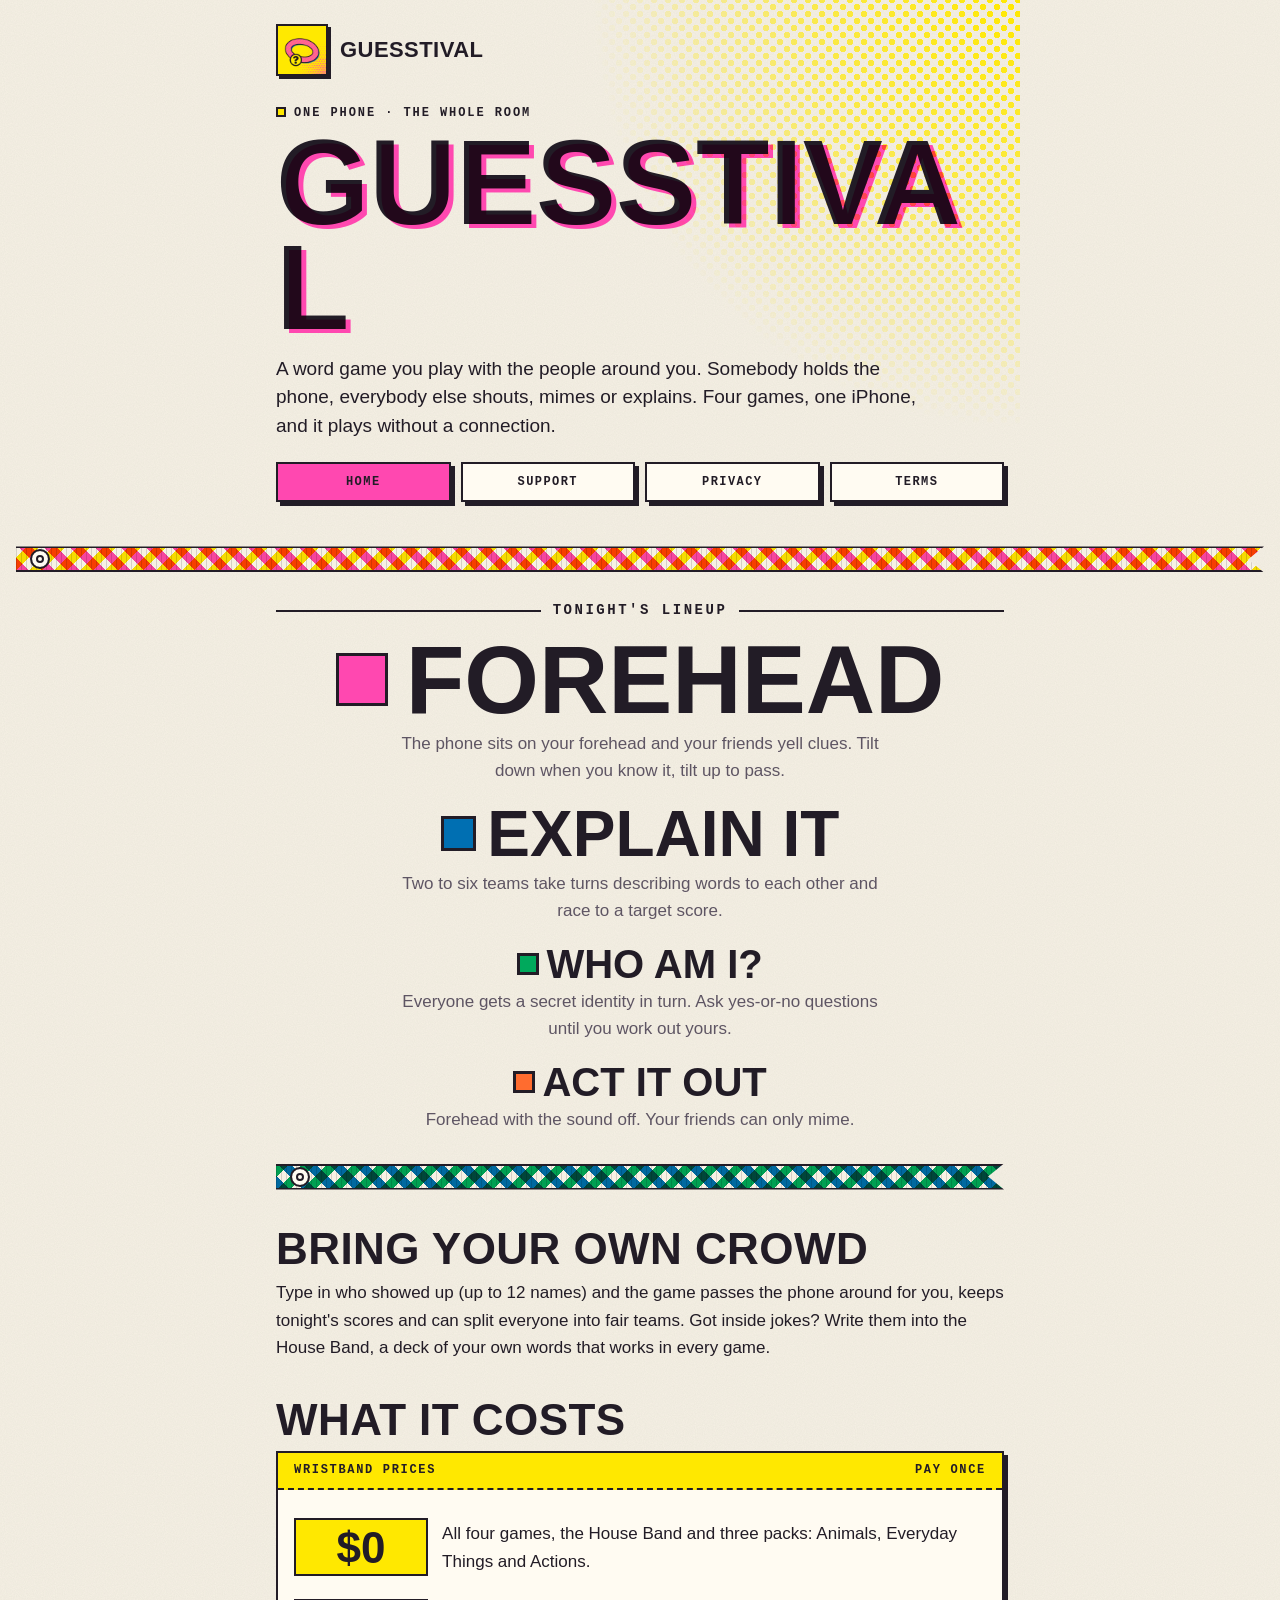
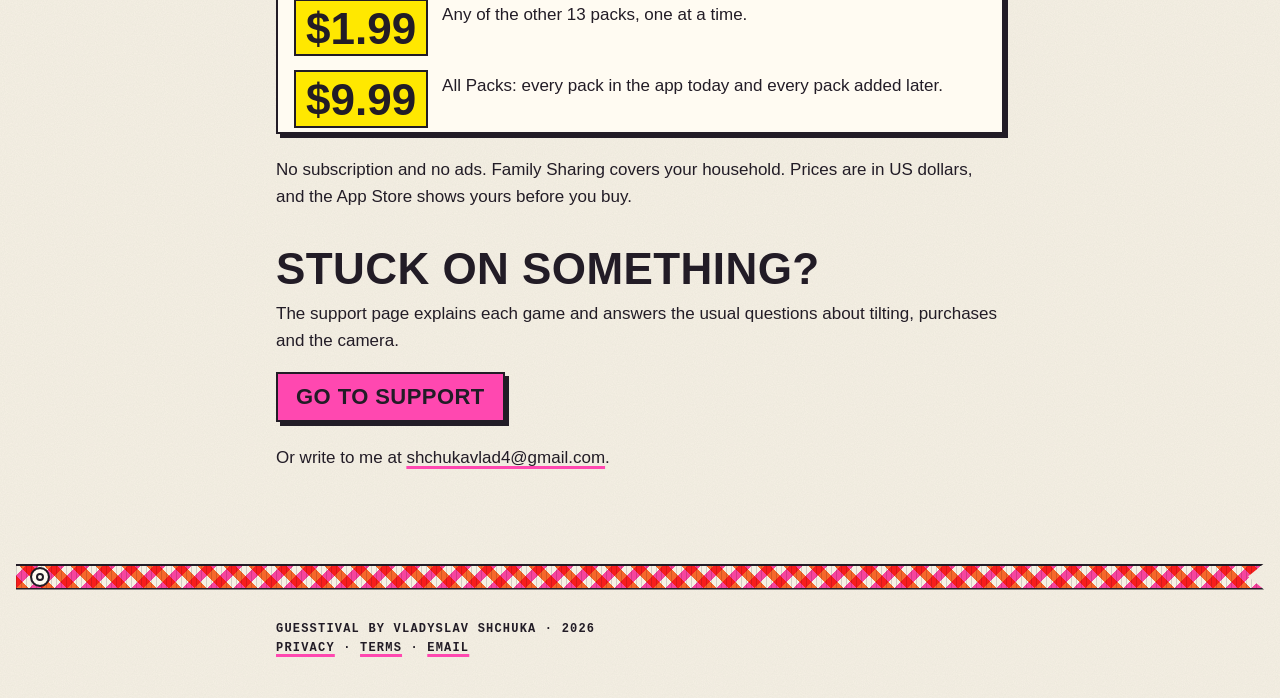
<file: index.html>
<!doctype html>
<html lang="en">
<head>
<meta charset="utf-8">
<meta name="viewport" content="width=device-width, initial-scale=1">
<meta name="color-scheme" content="light">
<meta name="theme-color" content="#F6F1E4">
<meta name="description" content="Guesstival is a party word game for one iPhone: Forehead, Explain It, Who Am I? and Act It Out. Plays offline, no ads, no account.">
<title>Guesstival · Party word game for one iPhone</title>
<link rel="stylesheet" href="style.css">
<link rel="icon" href="icon.png">
<link rel="apple-touch-icon" href="icon.png">
</head>
<body class="p-home">
<a class="skip" href="#main">Skip to content</a>
<header class="poster">
  <div class="sun" aria-hidden="true"></div>
  <a class="brand" href="index.html"><img src="icon.png" alt="" width="52" height="52"><span>Guesstival</span></a>
  <p class="label"><span class="dot" aria-hidden="true"></span>One phone · the whole room</p>
  <h1 class="misprint">Guesstival<span class="pass" aria-hidden="true">Guesstival</span></h1>
  <p class="lead">A word game you play with the people around you. Somebody holds the phone, everybody else shouts, mimes or explains. Four games, one iPhone, and it plays without a connection.</p>
  <nav class="tabs" aria-label="Site pages">
    <a href="index.html" aria-current="page">Home</a>
    <a href="support.html">Support</a>
    <a href="privacy.html">Privacy</a>
    <a href="terms.html">Terms</a>
  </nav>
</header>

<div class="band" aria-hidden="true"></div>

<main id="main">
  <h2 class="rule">Tonight's lineup</h2>
  <ul class="lineup">
    <li><span class="act head"><span class="chip pink" aria-hidden="true"></span>Forehead</span>
      <span class="bill">The phone sits on your forehead and your friends yell clues. Tilt down when you know it, tilt up to pass.</span></li>
    <li><span class="act mid"><span class="chip blue" aria-hidden="true"></span>Explain It</span>
      <span class="bill">Two to six teams take turns describing words to each other and race to a target score.</span></li>
    <li><span class="act"><span class="chip green" aria-hidden="true"></span>Who Am I?</span>
      <span class="bill">Everyone gets a secret identity in turn. Ask yes-or-no questions until you work out yours.</span></li>
    <li><span class="act"><span class="chip orange" aria-hidden="true"></span>Act It Out</span>
      <span class="bill">Forehead with the sound off. Your friends can only mime.</span></li>
  </ul>

  <div class="band b2" aria-hidden="true"></div>

  <h2 class="poster-h">Bring your own crowd</h2>
  <p>Type in who showed up (up to 12 names) and the game passes the phone around for you, keeps tonight's scores and can split everyone into fair teams. Got inside jokes? Write them into the House Band, a deck of your own words that works in every game.</p>

  <h2 class="poster-h">What it costs</h2>
  <div class="ticket yellow">
    <p class="stub"><span>Wristband prices</span><span>Pay once</span></p>
    <div class="body price-tag">
      <span class="amount">$0</span>
      <p>All four games, the House Band and three packs: Animals, Everyday Things and Actions.</p>
      <span class="amount">$1.99</span>
      <p>Any of the other 13 packs, one at a time.</p>
      <span class="amount">$9.99</span>
      <p>All Packs: every pack in the app today and every pack added later.</p>
    </div>
  </div>
  <p>No subscription and no ads. Family Sharing covers your household. Prices are in US dollars, and the App Store shows yours before you buy.</p>

  <h2 class="poster-h">Stuck on something?</h2>
  <p>The support page explains each game and answers the usual questions about tilting, purchases and the camera.</p>
  <p><a class="cta" href="support.html">Go to support</a></p>
  <p>Or write to me at <a href="mailto:shchukavlad4@gmail.com">shchukavlad4@gmail.com</a>.</p>
</main>

<div class="band b3" aria-hidden="true"></div>
<footer>
  <p>Guesstival by Vladyslav Shchuka · 2026</p>
  <p><a href="privacy.html">Privacy</a> · <a href="terms.html">Terms</a> · <a href="mailto:shchukavlad4@gmail.com">Email</a></p>
</footer>
</body>
</html>
</file>
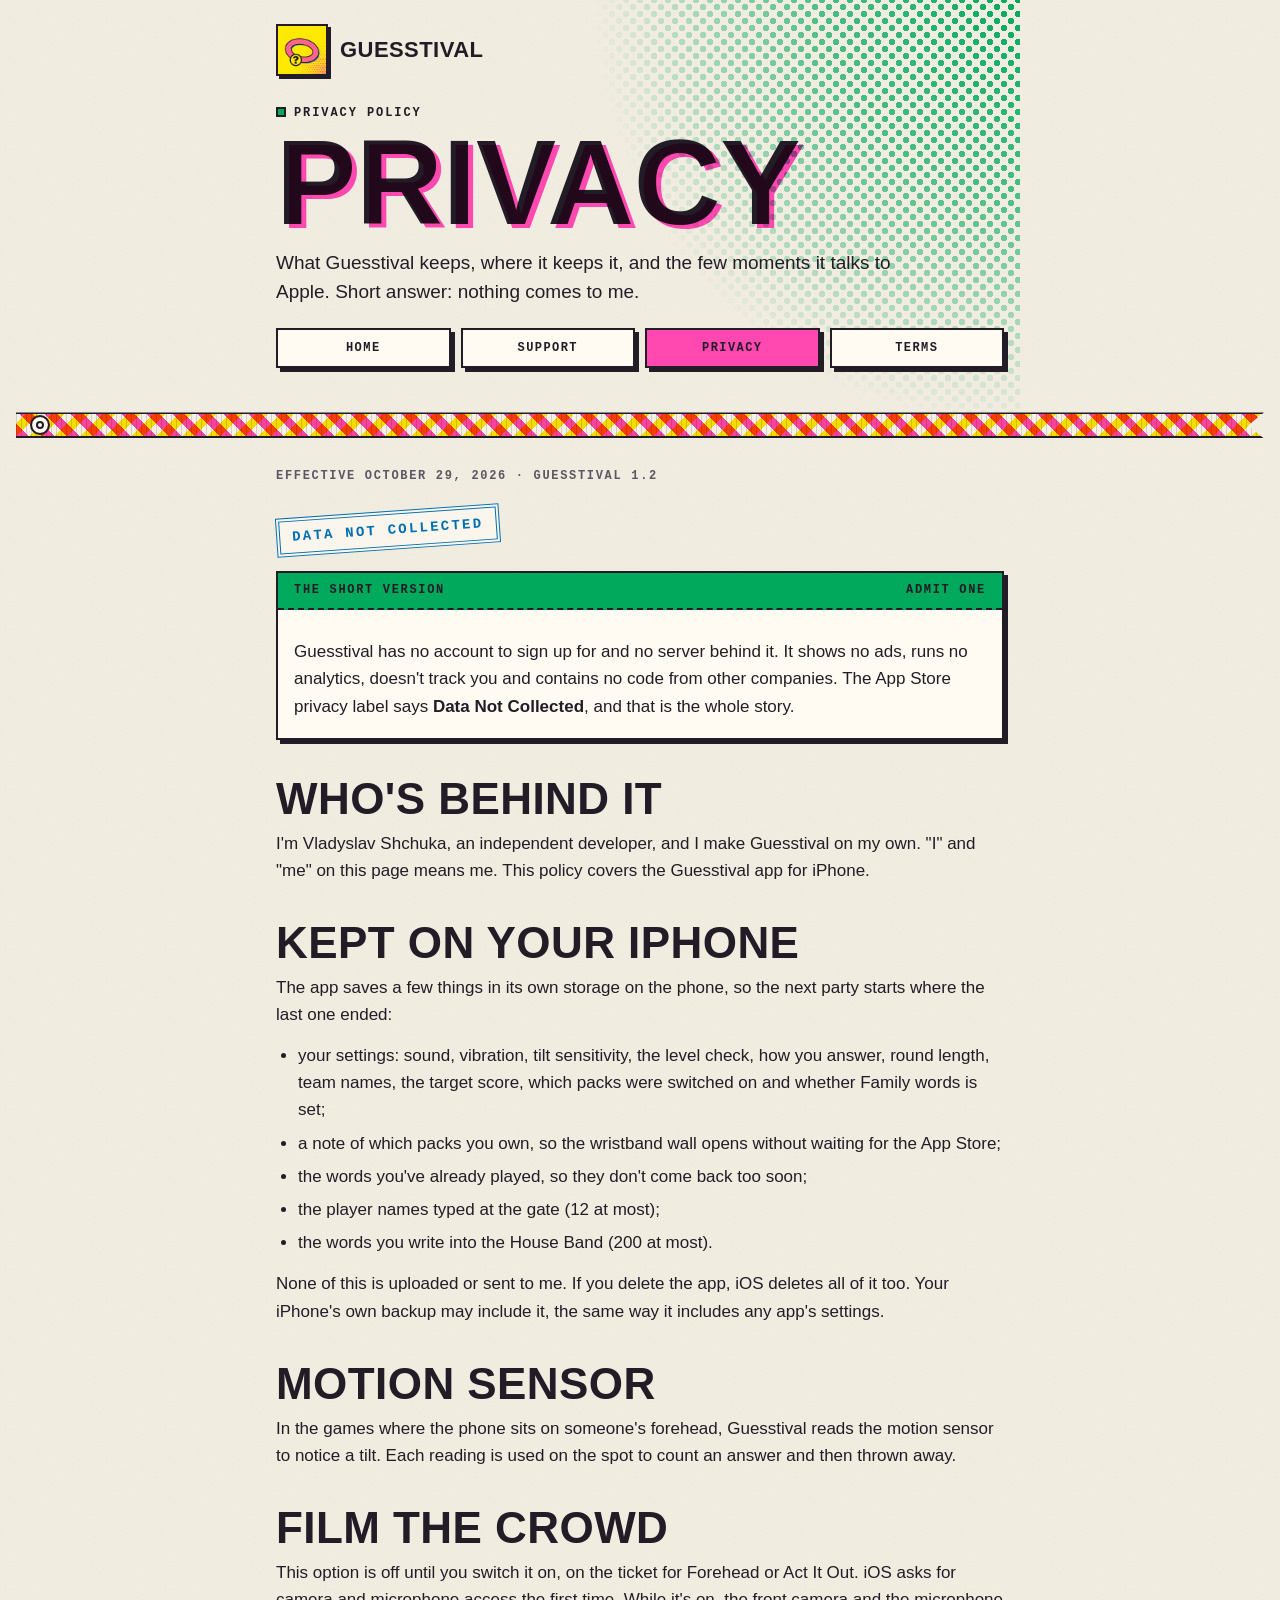
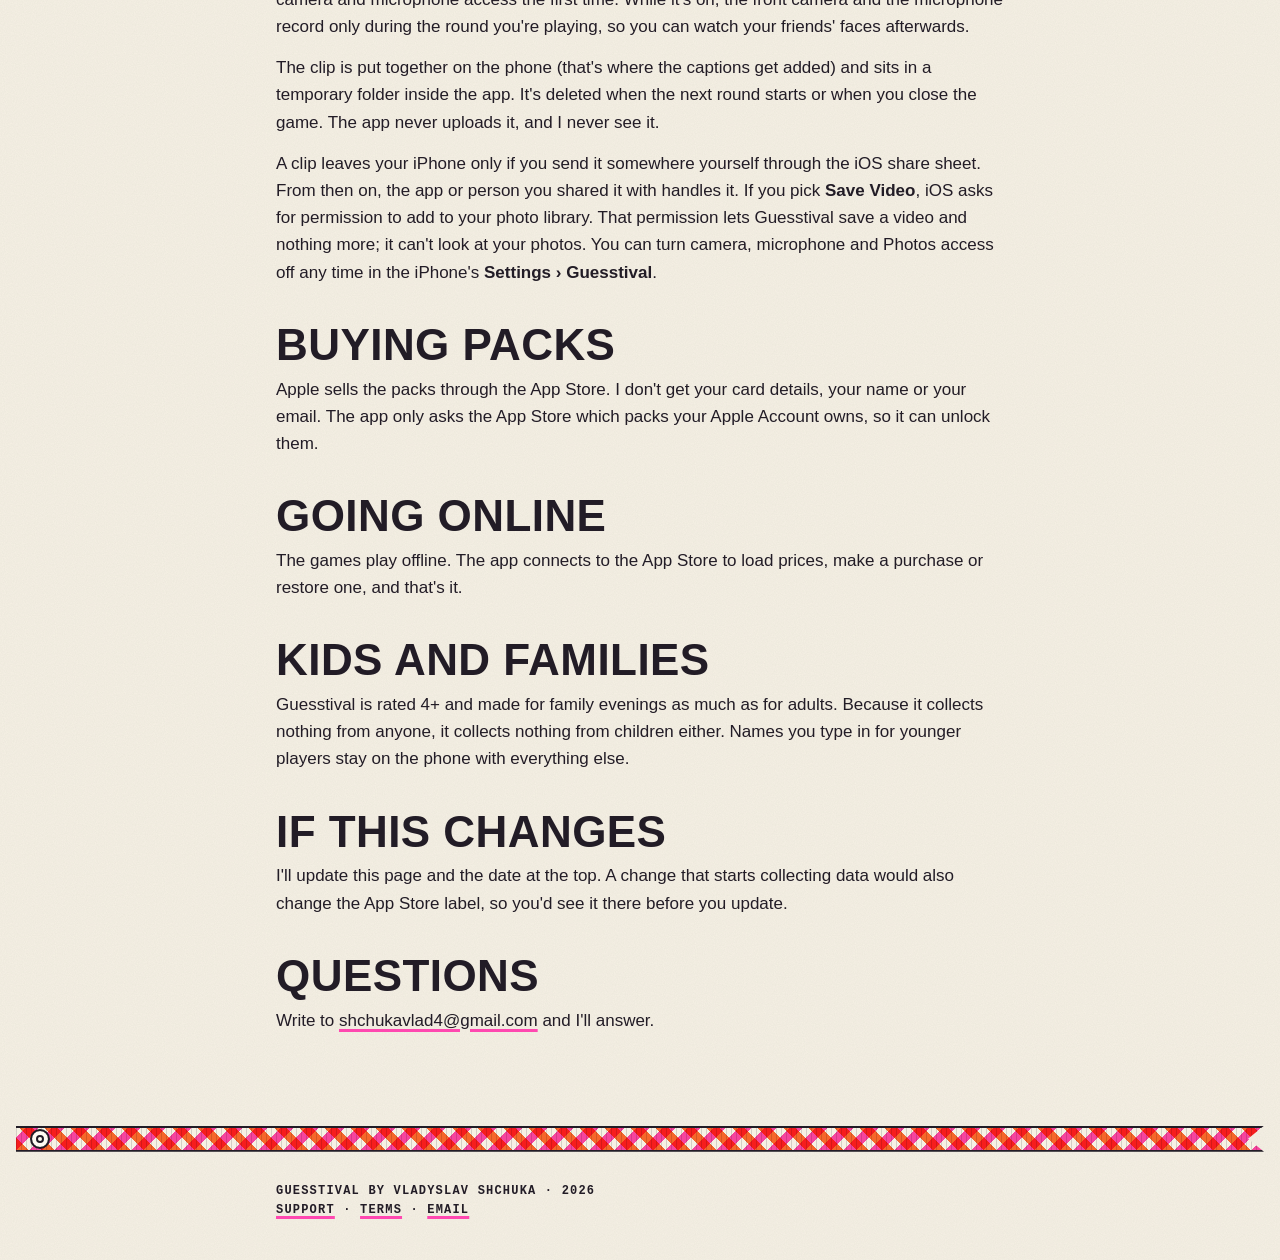
<file: privacy.html>
<!doctype html>
<html lang="en">
<head>
<meta charset="utf-8">
<meta name="viewport" content="width=device-width, initial-scale=1">
<meta name="color-scheme" content="light">
<meta name="theme-color" content="#F6F1E4">
<meta name="description" content="Guesstival privacy policy: no account, no server, no ads or analytics. Names, your own words and crowd clips stay on your iPhone.">
<title>Privacy Policy · Guesstival</title>
<link rel="stylesheet" href="style.css">
<link rel="icon" href="icon.png">
<link rel="apple-touch-icon" href="icon.png">
</head>
<body class="p-privacy">
<a class="skip" href="#main">Skip to content</a>
<header class="poster">
  <div class="sun" aria-hidden="true"></div>
  <a class="brand" href="index.html"><img src="icon.png" alt="" width="52" height="52"><span>Guesstival</span></a>
  <p class="label"><span class="dot" aria-hidden="true"></span>Privacy policy</p>
  <h1 class="misprint">Privacy<span class="pass" aria-hidden="true">Privacy</span></h1>
  <p class="lead">What Guesstival keeps, where it keeps it, and the few moments it talks to Apple. Short answer: nothing comes to me.</p>
  <nav class="tabs" aria-label="Site pages">
    <a href="index.html">Home</a>
    <a href="support.html">Support</a>
    <a href="privacy.html" aria-current="page">Privacy</a>
    <a href="terms.html">Terms</a>
  </nav>
</header>

<div class="band" aria-hidden="true"></div>

<main id="main">
  <p class="meta">Effective October 29, 2026 · Guesstival 1.2</p>
  <p class="stamp">Data not collected</p>

  <div class="ticket green">
    <p class="stub"><span>The short version</span><span>Admit one</span></p>
    <div class="body">
      <p>Guesstival has no account to sign up for and no server behind it. It shows no ads, runs no analytics, doesn't track you and contains no code from other companies. The App Store privacy label says <strong>Data Not Collected</strong>, and that is the whole story.</p>
    </div>
  </div>

  <h2 class="poster-h">Who's behind it</h2>
  <p>I'm Vladyslav Shchuka, an independent developer, and I make Guesstival on my own. "I" and "me" on this page means me. This policy covers the Guesstival app for iPhone.</p>

  <h2 class="poster-h">Kept on your iPhone</h2>
  <p>The app saves a few things in its own storage on the phone, so the next party starts where the last one ended:</p>
  <ul>
    <li>your settings: sound, vibration, tilt sensitivity, the level check, how you answer, round length, team names, the target score, which packs were switched on and whether Family words is set;</li>
    <li>a note of which packs you own, so the wristband wall opens without waiting for the App Store;</li>
    <li>the words you've already played, so they don't come back too soon;</li>
    <li>the player names typed at the gate (12 at most);</li>
    <li>the words you write into the House Band (200 at most).</li>
  </ul>
  <p>None of this is uploaded or sent to me. If you delete the app, iOS deletes all of it too. Your iPhone's own backup may include it, the same way it includes any app's settings.</p>

  <h2 class="poster-h">Motion sensor</h2>
  <p>In the games where the phone sits on someone's forehead, Guesstival reads the motion sensor to notice a tilt. Each reading is used on the spot to count an answer and then thrown away.</p>

  <h2 class="poster-h">Film the crowd</h2>
  <p>This option is off until you switch it on, on the ticket for Forehead or Act It Out. iOS asks for camera and microphone access the first time. While it's on, the front camera and the microphone record only during the round you're playing, so you can watch your friends' faces afterwards.</p>
  <p>The clip is put together on the phone (that's where the captions get added) and sits in a temporary folder inside the app. It's deleted when the next round starts or when you close the game. The app never uploads it, and I never see it.</p>
  <p>A clip leaves your iPhone only if you send it somewhere yourself through the iOS share sheet. From then on, the app or person you shared it with handles it. If you pick <strong>Save Video</strong>, iOS asks for permission to add to your photo library. That permission lets Guesstival save a video and nothing more; it can't look at your photos. You can turn camera, microphone and Photos access off any time in the iPhone's <strong>Settings › Guesstival</strong>.</p>

  <h2 class="poster-h">Buying packs</h2>
  <p>Apple sells the packs through the App Store. I don't get your card details, your name or your email. The app only asks the App Store which packs your Apple Account owns, so it can unlock them.</p>

  <h2 class="poster-h">Going online</h2>
  <p>The games play offline. The app connects to the App Store to load prices, make a purchase or restore one, and that's it.</p>

  <h2 class="poster-h">Kids and families</h2>
  <p>Guesstival is rated 4+ and made for family evenings as much as for adults. Because it collects nothing from anyone, it collects nothing from children either. Names you type in for younger players stay on the phone with everything else.</p>

  <h2 class="poster-h">If this changes</h2>
  <p>I'll update this page and the date at the top. A change that starts collecting data would also change the App Store label, so you'd see it there before you update.</p>

  <h2 class="poster-h">Questions</h2>
  <p>Write to <a href="mailto:shchukavlad4@gmail.com">shchukavlad4@gmail.com</a> and I'll answer.</p>
</main>

<div class="band b3" aria-hidden="true"></div>
<footer>
  <p>Guesstival by Vladyslav Shchuka · 2026</p>
  <p><a href="support.html">Support</a> · <a href="terms.html">Terms</a> · <a href="mailto:shchukavlad4@gmail.com">Email</a></p>
</footer>
</body>
</html>
</file>
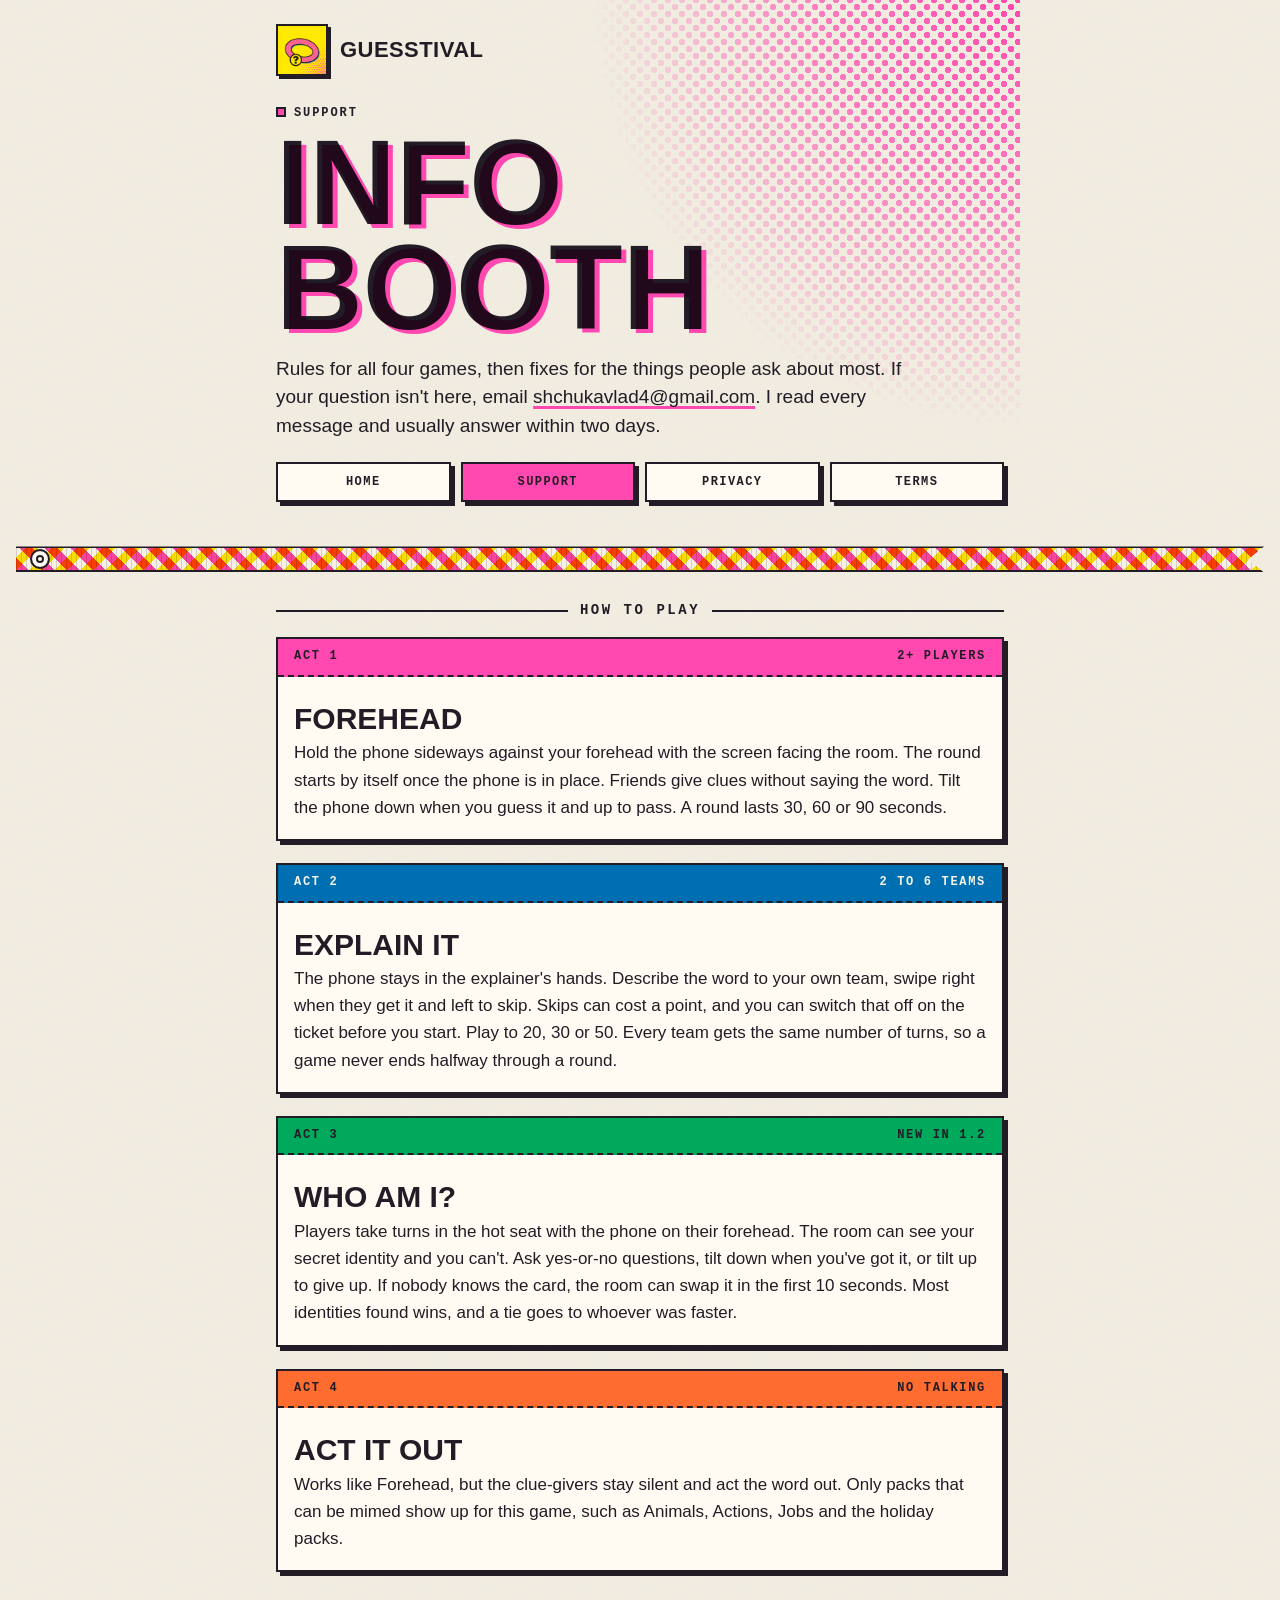
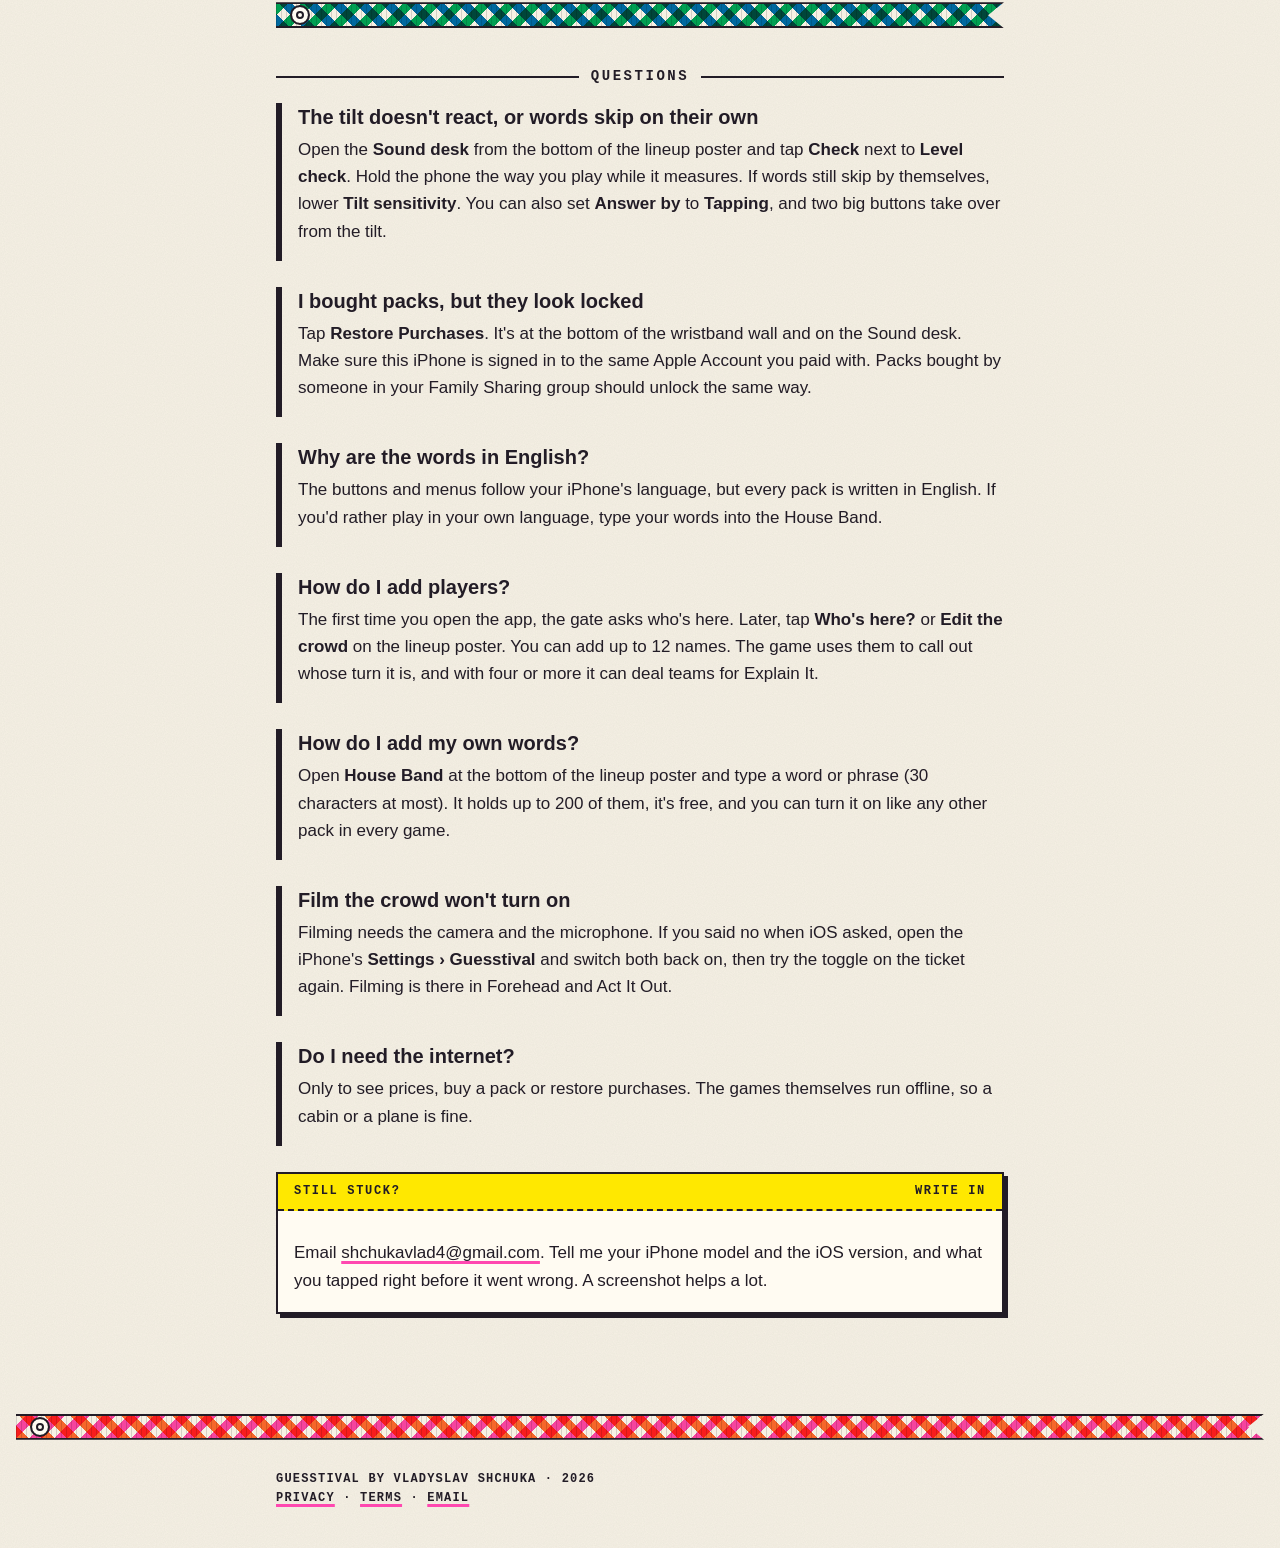
<file: support.html>
<!doctype html>
<html lang="en">
<head>
<meta charset="utf-8">
<meta name="viewport" content="width=device-width, initial-scale=1">
<meta name="color-scheme" content="light">
<meta name="theme-color" content="#F6F1E4">
<meta name="description" content="Help for Guesstival: how to play each game, fixing the tilt, restoring purchases, adding players and your own words.">
<title>Support · Guesstival</title>
<link rel="stylesheet" href="style.css">
<link rel="icon" href="icon.png">
<link rel="apple-touch-icon" href="icon.png">
</head>
<body class="p-support">
<a class="skip" href="#main">Skip to content</a>
<header class="poster">
  <div class="sun" aria-hidden="true"></div>
  <a class="brand" href="index.html"><img src="icon.png" alt="" width="52" height="52"><span>Guesstival</span></a>
  <p class="label"><span class="dot" aria-hidden="true"></span>Support</p>
  <h1 class="misprint">Info booth<span class="pass" aria-hidden="true">Info booth</span></h1>
  <p class="lead">Rules for all four games, then fixes for the things people ask about most. If your question isn't here, email <a href="mailto:shchukavlad4@gmail.com">shchukavlad4@gmail.com</a>. I read every message and usually answer within two days.</p>
  <nav class="tabs" aria-label="Site pages">
    <a href="index.html">Home</a>
    <a href="support.html" aria-current="page">Support</a>
    <a href="privacy.html">Privacy</a>
    <a href="terms.html">Terms</a>
  </nav>
</header>

<div class="band" aria-hidden="true"></div>

<main id="main">
  <h2 class="rule">How to play</h2>

  <section class="ticket pink" aria-labelledby="g-forehead">
    <p class="stub"><span>Act 1</span><span>2+ players</span></p>
    <div class="body">
      <h3 id="g-forehead">Forehead</h3>
      <p>Hold the phone sideways against your forehead with the screen facing the room. The round starts by itself once the phone is in place. Friends give clues without saying the word. Tilt the phone down when you guess it and up to pass. A round lasts 30, 60 or 90 seconds.</p>
    </div>
  </section>

  <section class="ticket blue" aria-labelledby="g-explain">
    <p class="stub"><span>Act 2</span><span>2 to 6 teams</span></p>
    <div class="body">
      <h3 id="g-explain">Explain It</h3>
      <p>The phone stays in the explainer's hands. Describe the word to your own team, swipe right when they get it and left to skip. Skips can cost a point, and you can switch that off on the ticket before you start. Play to 20, 30 or 50. Every team gets the same number of turns, so a game never ends halfway through a round.</p>
    </div>
  </section>

  <section class="ticket green" aria-labelledby="g-who">
    <p class="stub"><span>Act 3</span><span>New in 1.2</span></p>
    <div class="body">
      <h3 id="g-who">Who Am I?</h3>
      <p>Players take turns in the hot seat with the phone on their forehead. The room can see your secret identity and you can't. Ask yes-or-no questions, tilt down when you've got it, or tilt up to give up. If nobody knows the card, the room can swap it in the first 10 seconds. Most identities found wins, and a tie goes to whoever was faster.</p>
    </div>
  </section>

  <section class="ticket orange" aria-labelledby="g-act">
    <p class="stub"><span>Act 4</span><span>No talking</span></p>
    <div class="body">
      <h3 id="g-act">Act It Out</h3>
      <p>Works like Forehead, but the clue-givers stay silent and act the word out. Only packs that can be mimed show up for this game, such as Animals, Actions, Jobs and the holiday packs.</p>
    </div>
  </section>

  <div class="band b2" aria-hidden="true"></div>

  <h2 class="rule">Questions</h2>

  <div class="qa">
    <h3>The tilt doesn't react, or words skip on their own</h3>
    <p>Open the <strong>Sound desk</strong> from the bottom of the lineup poster and tap <strong>Check</strong> next to <strong>Level check</strong>. Hold the phone the way you play while it measures. If words still skip by themselves, lower <strong>Tilt sensitivity</strong>. You can also set <strong>Answer by</strong> to <strong>Tapping</strong>, and two big buttons take over from the tilt.</p>
  </div>

  <div class="qa">
    <h3>I bought packs, but they look locked</h3>
    <p>Tap <strong>Restore Purchases</strong>. It's at the bottom of the wristband wall and on the Sound desk. Make sure this iPhone is signed in to the same Apple Account you paid with. Packs bought by someone in your Family Sharing group should unlock the same way.</p>
  </div>

  <div class="qa">
    <h3>Why are the words in English?</h3>
    <p>The buttons and menus follow your iPhone's language, but every pack is written in English. If you'd rather play in your own language, type your words into the House Band.</p>
  </div>

  <div class="qa">
    <h3>How do I add players?</h3>
    <p>The first time you open the app, the gate asks who's here. Later, tap <strong>Who's here?</strong> or <strong>Edit the crowd</strong> on the lineup poster. You can add up to 12 names. The game uses them to call out whose turn it is, and with four or more it can deal teams for Explain It.</p>
  </div>

  <div class="qa">
    <h3>How do I add my own words?</h3>
    <p>Open <strong>House Band</strong> at the bottom of the lineup poster and type a word or phrase (30 characters at most). It holds up to 200 of them, it's free, and you can turn it on like any other pack in every game.</p>
  </div>

  <div class="qa">
    <h3>Film the crowd won't turn on</h3>
    <p>Filming needs the camera and the microphone. If you said no when iOS asked, open the iPhone's <strong>Settings › Guesstival</strong> and switch both back on, then try the toggle on the ticket again. Filming is there in Forehead and Act It Out.</p>
  </div>

  <div class="qa">
    <h3>Do I need the internet?</h3>
    <p>Only to see prices, buy a pack or restore purchases. The games themselves run offline, so a cabin or a plane is fine.</p>
  </div>

  <div class="ticket yellow">
    <p class="stub"><span>Still stuck?</span><span>Write in</span></p>
    <div class="body">
      <p>Email <a href="mailto:shchukavlad4@gmail.com">shchukavlad4@gmail.com</a>. Tell me your iPhone model and the iOS version, and what you tapped right before it went wrong. A screenshot helps a lot.</p>
    </div>
  </div>
</main>

<div class="band b3" aria-hidden="true"></div>
<footer>
  <p>Guesstival by Vladyslav Shchuka · 2026</p>
  <p><a href="privacy.html">Privacy</a> · <a href="terms.html">Terms</a> · <a href="mailto:shchukavlad4@gmail.com">Email</a></p>
</footer>
</body>
</html>
</file>
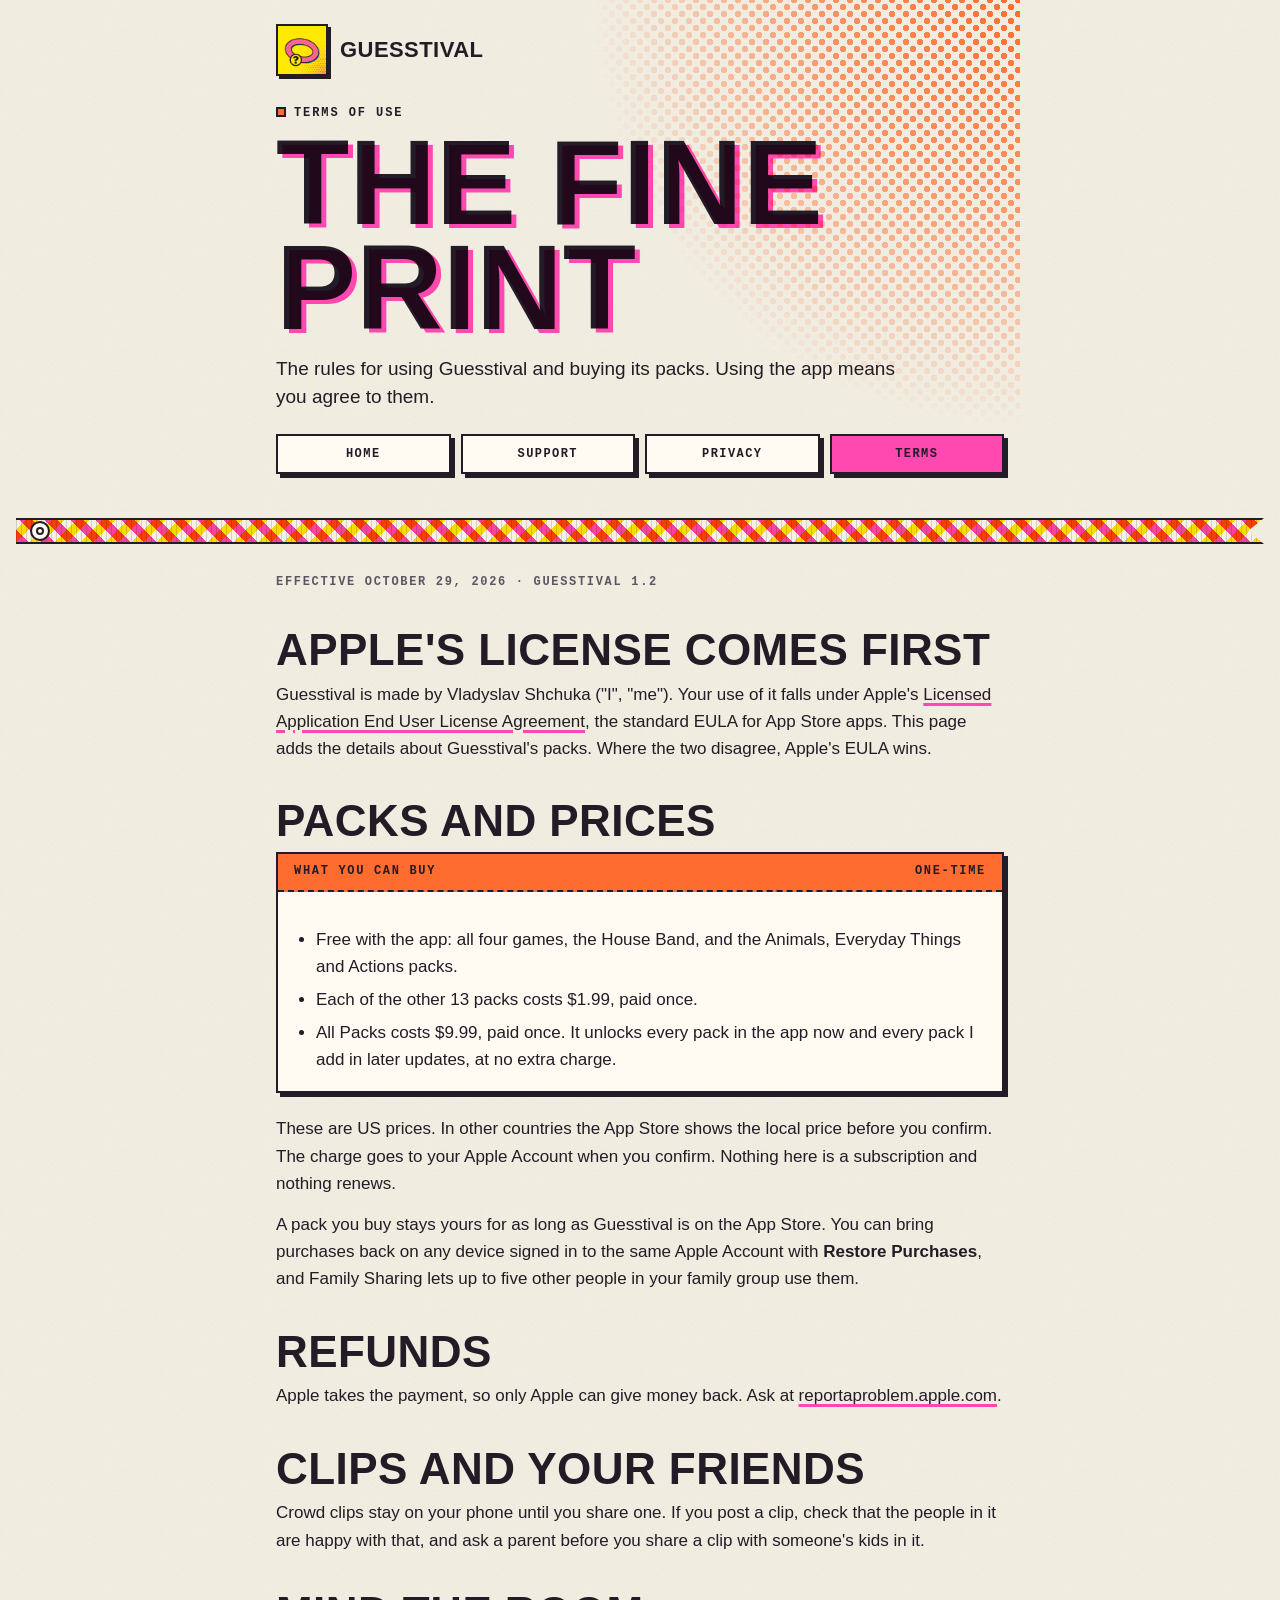
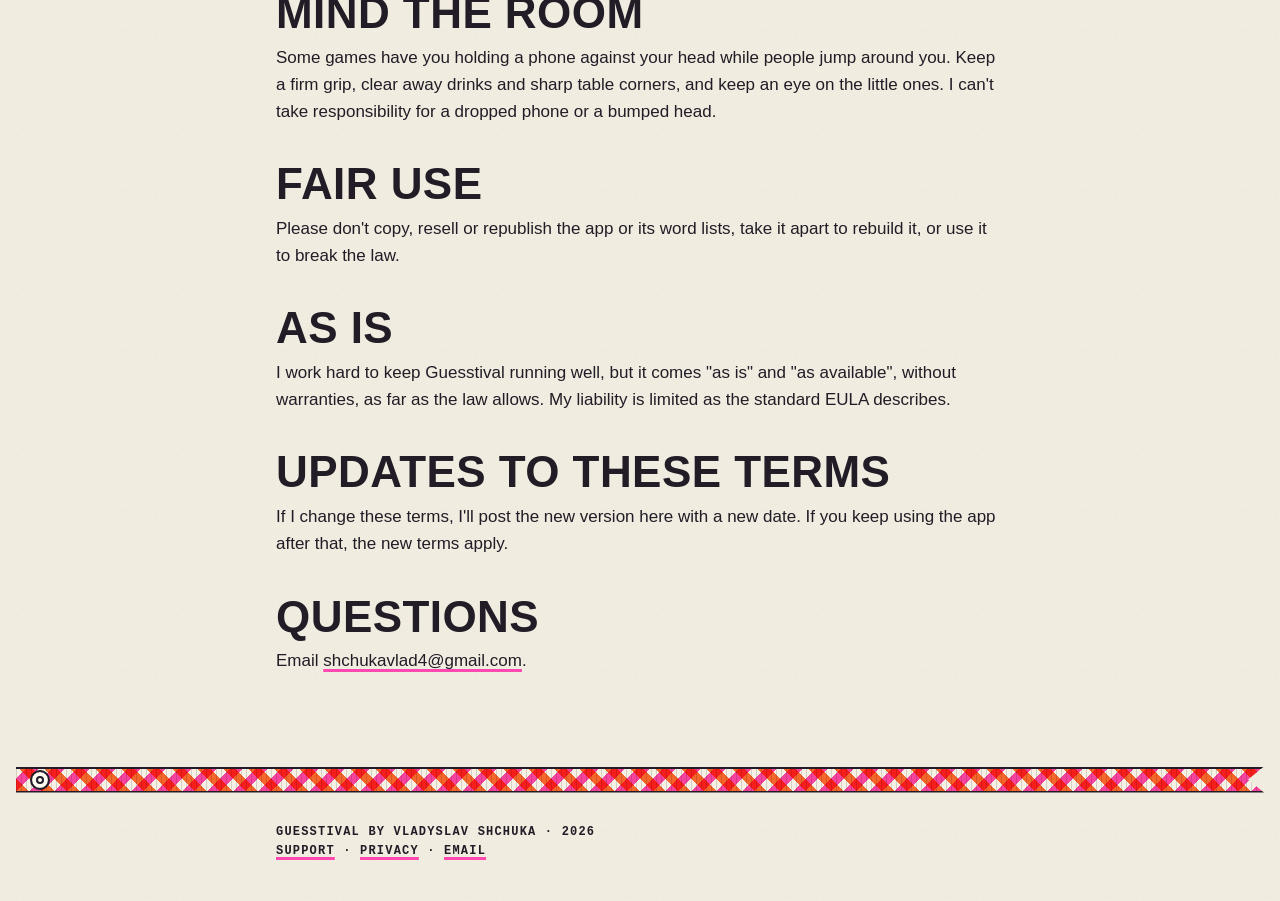
<file: terms.html>
<!doctype html>
<html lang="en">
<head>
<meta charset="utf-8">
<meta name="viewport" content="width=device-width, initial-scale=1">
<meta name="color-scheme" content="light">
<meta name="theme-color" content="#F6F1E4">
<meta name="description" content="Guesstival terms of use: one-time pack purchases, Family Sharing, refunds through Apple, Apple's standard EULA.">
<title>Terms of Use · Guesstival</title>
<link rel="stylesheet" href="style.css">
<link rel="icon" href="icon.png">
<link rel="apple-touch-icon" href="icon.png">
</head>
<body class="p-terms">
<a class="skip" href="#main">Skip to content</a>
<header class="poster">
  <div class="sun" aria-hidden="true"></div>
  <a class="brand" href="index.html"><img src="icon.png" alt="" width="52" height="52"><span>Guesstival</span></a>
  <p class="label"><span class="dot" aria-hidden="true"></span>Terms of use</p>
  <h1 class="misprint">The fine print<span class="pass" aria-hidden="true">The fine print</span></h1>
  <p class="lead">The rules for using Guesstival and buying its packs. Using the app means you agree to them.</p>
  <nav class="tabs" aria-label="Site pages">
    <a href="index.html">Home</a>
    <a href="support.html">Support</a>
    <a href="privacy.html">Privacy</a>
    <a href="terms.html" aria-current="page">Terms</a>
  </nav>
</header>

<div class="band" aria-hidden="true"></div>

<main id="main">
  <p class="meta">Effective October 29, 2026 · Guesstival 1.2</p>

  <h2 class="poster-h">Apple's license comes first</h2>
  <p>Guesstival is made by Vladyslav Shchuka ("I", "me"). Your use of it falls under Apple's <a href="https://www.apple.com/legal/internet-services/itunes/dev/stdeula/">Licensed Application End User License Agreement</a>, the standard EULA for App Store apps. This page adds the details about Guesstival's packs. Where the two disagree, Apple's EULA wins.</p>

  <h2 class="poster-h">Packs and prices</h2>
  <div class="ticket orange">
    <p class="stub"><span>What you can buy</span><span>One-time</span></p>
    <div class="body">
      <ul>
        <li>Free with the app: all four games, the House Band, and the Animals, Everyday Things and Actions packs.</li>
        <li>Each of the other 13 packs costs $1.99, paid once.</li>
        <li>All Packs costs $9.99, paid once. It unlocks every pack in the app now and every pack I add in later updates, at no extra charge.</li>
      </ul>
    </div>
  </div>
  <p>These are US prices. In other countries the App Store shows the local price before you confirm. The charge goes to your Apple Account when you confirm. Nothing here is a subscription and nothing renews.</p>
  <p>A pack you buy stays yours for as long as Guesstival is on the App Store. You can bring purchases back on any device signed in to the same Apple Account with <strong>Restore Purchases</strong>, and Family Sharing lets up to five other people in your family group use them.</p>

  <h2 class="poster-h">Refunds</h2>
  <p>Apple takes the payment, so only Apple can give money back. Ask at <a href="https://reportaproblem.apple.com">reportaproblem.apple.com</a>.</p>

  <h2 class="poster-h">Clips and your friends</h2>
  <p>Crowd clips stay on your phone until you share one. If you post a clip, check that the people in it are happy with that, and ask a parent before you share a clip with someone's kids in it.</p>

  <h2 class="poster-h">Mind the room</h2>
  <p>Some games have you holding a phone against your head while people jump around you. Keep a firm grip, clear away drinks and sharp table corners, and keep an eye on the little ones. I can't take responsibility for a dropped phone or a bumped head.</p>

  <h2 class="poster-h">Fair use</h2>
  <p>Please don't copy, resell or republish the app or its word lists, take it apart to rebuild it, or use it to break the law.</p>

  <h2 class="poster-h">As is</h2>
  <p>I work hard to keep Guesstival running well, but it comes "as is" and "as available", without warranties, as far as the law allows. My liability is limited as the standard EULA describes.</p>

  <h2 class="poster-h">Updates to these terms</h2>
  <p>If I change these terms, I'll post the new version here with a new date. If you keep using the app after that, the new terms apply.</p>

  <h2 class="poster-h">Questions</h2>
  <p>Email <a href="mailto:shchukavlad4@gmail.com">shchukavlad4@gmail.com</a>.</p>
</main>

<div class="band b3" aria-hidden="true"></div>
<footer>
  <p>Guesstival by Vladyslav Shchuka · 2026</p>
  <p><a href="support.html">Support</a> · <a href="privacy.html">Privacy</a> · <a href="mailto:shchukavlad4@gmail.com">Email</a></p>
</footer>
</body>
</html>
</file>
<file: style.css>
/* Guesstival site, 1.2 "Festival wristband": a daytime festival poster run off a risograph.
   Cream paper, riso spot inks, a halftone sun in the corner, headlines printed twice out of
   register, square printed boxes with a hard ink shadow, woven wristbands as dividers.
   Light only (a poster has no dark mode). System fonts only, no scripts, no outside requests. */

:root {
  --paper: #F6F1E4;   /* every page */
  --card: #FFFBF2;    /* tickets lying on the paper */
  --ink: #221C26;     /* riso black: text, rules, shadows */
  --faded: #5E5563;   /* secondary text, 6.3:1 on paper */
  --pink: #FF48B0;
  --blue: #006FB2;    /* deep enough for text on paper (4.75:1) */
  --yellow: #FFE800;
  --green: #00A95C;
  --orange: #FF6C2F;
  --spot: var(--yellow); /* each page sets its own ink for the halftone sun */

  --poster: "Helvetica Neue", "Arial Narrow", "Roboto Condensed", -apple-system, BlinkMacSystemFont, Impact, sans-serif;
  --body: -apple-system, BlinkMacSystemFont, "Segoe UI", Roboto, Helvetica, Arial, sans-serif;
  --mono: ui-monospace, "SF Mono", Menlo, Consolas, "Courier New", monospace;
  --shadow: 4px 4px 0 var(--ink);
  color-scheme: light;
}

body.p-home    { --spot: var(--yellow); }
body.p-support { --spot: var(--pink); }
body.p-privacy { --spot: var(--green); }
body.p-terms   { --spot: var(--orange); }

*, *::before, *::after { box-sizing: border-box; }
html { -webkit-text-size-adjust: 100%; background: var(--paper); }
body {
  margin: 0;
  color: var(--ink);
  background-color: var(--paper);
  /* fiber grain: a faint noise so the cream reads as paper, not as a flat fill */
  background-image: url("data:image/svg+xml,%3Csvg xmlns='http://www.w3.org/2000/svg' width='160' height='160'%3E%3Cfilter id='g'%3E%3CfeTurbulence type='fractalNoise' baseFrequency='.9' numOctaves='2' stitchTiles='stitch'/%3E%3CfeColorMatrix values='0 0 0 0 .13 0 0 0 0 .11 0 0 0 0 .15 0 0 0 .07 0'/%3E%3C/filter%3E%3Crect width='100%25' height='100%25' filter='url(%23g)'/%3E%3C/svg%3E");
  font: 17px/1.6 var(--body);
  overflow-x: hidden;
  overflow-wrap: break-word;
}

a { color: var(--ink); text-decoration-color: var(--pink); text-decoration-thickness: 3px; text-underline-offset: 3px; }
a:hover { background: var(--yellow); }
:focus-visible { outline: 3px solid var(--blue); outline-offset: 3px; }
::selection { background: var(--yellow); color: var(--ink); }
.skip { position: absolute; left: -999px; top: 8px; z-index: 5; background: var(--yellow); border: 2px solid var(--ink); padding: 8px 12px; font: 700 13px/1 var(--mono); text-transform: uppercase; }
.skip:focus { left: 16px; }

/* ---------- Poster head ---------- */

.poster { position: relative; isolation: isolate; max-width: 760px; margin: 0 auto; padding: 24px 16px 8px; }

/* The halftone sun: a 45-degree dot screen in the page's ink (two square grids, the second
   shifted half a cell) that fades out toward the middle of the page under a radial mask. */
.sun {
  position: absolute; z-index: -1; top: 0; right: 0;
  width: min(92vw, 520px); height: min(92vw, 520px);
  background-image:
    radial-gradient(circle, var(--spot) 0 33%, transparent 35%),
    radial-gradient(circle, var(--spot) 0 33%, transparent 35%);
  background-size: 14px 14px;
  background-position: 0 0, 7px 7px;
  -webkit-mask-image: radial-gradient(circle at 100% 0, #000 0, rgba(0,0,0,.7) 26%, transparent 58%);
          mask-image: radial-gradient(circle at 100% 0, #000 0, rgba(0,0,0,.7) 26%, transparent 58%);
  pointer-events: none;
}

.brand { display: inline-flex; align-items: center; gap: 12px; text-decoration: none; }
.brand:hover { background: none; }
.brand img { width: 52px; height: 52px; border: 2px solid var(--ink); box-shadow: 3px 3px 0 var(--ink); background: var(--yellow); }
.brand span { font: 900 22px/1 var(--poster); font-stretch: condensed; text-transform: uppercase; letter-spacing: .02em; }

.label { font: 700 12px/1.3 var(--mono); text-transform: uppercase; letter-spacing: .16em; margin: 22px 0 8px; }
.label .dot { display: inline-block; width: 10px; height: 10px; margin-right: 8px; background: var(--spot); border: 2px solid var(--ink); vertical-align: -1px; }

/* A headline printed twice: the black pass on top of a pink pass that slipped a few px.
   The pink copy is aria-hidden; the black one is the real text. */
.misprint {
  position: relative; margin: 0 0 14px;
  font: 900 clamp(46px, 15vw, 120px)/.88 var(--poster); font-stretch: condensed;
  text-transform: uppercase; letter-spacing: 0; overflow-wrap: anywhere;
}
.misprint .pass { position: absolute; inset: 0; color: var(--pink); mix-blend-mode: multiply;
  transform: translate(5px, 4px); user-select: none; -webkit-user-select: none; pointer-events: none; }
.lead { font-size: 19px; line-height: 1.5; max-width: 34em; margin: 0 0 22px; }

/* Ticket-style page buttons: square, 2px rule, hard shadow; the current page is inked. */
.tabs { display: grid; grid-template-columns: repeat(4, 1fr); gap: 10px; margin: 0 0 6px; }
.tabs a {
  display: block; padding: 12px 4px; text-align: center; text-decoration: none;
  font: 700 12px/1 var(--mono); text-transform: uppercase; letter-spacing: .12em;
  background: var(--card); border: 2px solid var(--ink); box-shadow: var(--shadow);
  transition: transform .08s, box-shadow .08s;
}
.tabs a:hover { background: var(--yellow); }
.tabs a:active { transform: translate(4px, 4px); box-shadow: 0 0 0 var(--ink); }
.tabs a[aria-current="page"] { background: var(--pink); }
@media (max-width: 380px) { .tabs a { letter-spacing: .04em; font-size: 11px; } }

/* ---------- Woven wristband divider ---------- */

.band {
  --a: var(--pink); --b: var(--yellow);
  position: relative; height: 26px; margin: 30px 16px;
  border-top: 2px solid var(--ink); border-bottom: 2px solid var(--ink);
  background-color: var(--paper);
  background-image:
    repeating-linear-gradient(90deg, rgba(34,28,38,.16) 0 1px, transparent 1px 5px),
    repeating-linear-gradient(45deg, var(--a) 0 9px, transparent 9px 18px),
    repeating-linear-gradient(-45deg, var(--b) 0 9px, transparent 9px 18px);
  background-blend-mode: multiply;
  /* notched tail on the right, like the end of a fabric band */
  clip-path: polygon(0 0, 100% 0, calc(100% - 16px) 50%, 100% 100%, 0 100%);
}
.band::before { /* the snap */
  content: ""; position: absolute; left: 14px; top: 1px; width: 20px; height: 20px;
  border-radius: 50%; background: var(--card); border: 2px solid var(--ink);
  box-shadow: inset 0 0 0 4px var(--card), inset 0 0 0 6px var(--ink);
}
.band.b2 { --a: var(--blue); --b: var(--green); }
.band.b3 { --a: var(--orange); --b: var(--pink); }
.wrap > .band, main .band { margin-left: 0; margin-right: 0; }

/* ---------- Page body ---------- */

main { max-width: 760px; margin: 0 auto; padding: 0 16px 48px; }
main > :first-child { margin-top: 0; }
p, ul, ol { margin: 0 0 14px; }
ul, ol { padding-left: 22px; }
li { margin: 6px 0; }
strong { font-weight: 700; }

/* PosterRule: a mono title between two rules, as in TONIGHT'S LINEUP */
.rule { display: flex; align-items: center; gap: 12px; margin: 40px 0 18px;
  font: 700 14px/1.2 var(--mono); text-transform: uppercase; letter-spacing: .18em; }
.rule::before, .rule::after { content: ""; flex: 1; border-top: 2px solid var(--ink); }

h2.poster-h {
  margin: 38px 0 10px; font: 900 clamp(30px, 8vw, 44px)/.95 var(--poster); font-stretch: condensed;
  text-transform: uppercase; letter-spacing: .01em;
}
h3 { margin: 26px 0 6px; font: 800 20px/1.25 var(--body); }

.meta { font: 700 12px/1.4 var(--mono); text-transform: uppercase; letter-spacing: .14em; color: var(--faded); margin: 0 0 20px; }

/* A ticket lying on the paper */
.ticket { position: relative; background: var(--card); border: 2px solid var(--ink); box-shadow: var(--shadow); margin: 0 0 22px; }
.ticket .stub {
  display: flex; justify-content: space-between; gap: 10px; flex-wrap: wrap;
  padding: 10px 16px; border-bottom: 2px dashed var(--ink);
  font: 700 12px/1.3 var(--mono); text-transform: uppercase; letter-spacing: .14em;
}
.ticket .body { padding: 14px 16px 4px; }
.ticket h3 { margin: 0 0 6px; font: 900 30px/.95 var(--poster); font-stretch: condensed; text-transform: uppercase; }
.ticket.pink .stub { background: var(--pink); }
.ticket.blue .stub { background: var(--blue); color: var(--paper); }
.ticket.green .stub { background: var(--green); }
.ticket.orange .stub { background: var(--orange); }
.ticket.yellow .stub { background: var(--yellow); }

/* Questions on the support page: plain rows with a hard left rule */
.qa { border-left: 6px solid var(--ink); padding: 2px 0 2px 16px; margin: 0 0 26px; }
.qa h3 { margin-top: 0; }

/* Rubber stamp */
.stamp {
  display: inline-block; margin: 6px 0 20px; padding: 8px 12px;
  font: 800 14px/1.1 var(--mono); text-transform: uppercase; letter-spacing: .16em;
  color: var(--blue); border: 4px double var(--blue); transform: rotate(-4deg);
  background: rgba(255,251,242,.7);
}

/* The lineup: acts billed by size, headliner first */
.lineup { list-style: none; padding: 0; margin: 0 0 8px; text-align: center; }
.lineup li { margin: 0 0 22px; }
.lineup .act { display: block; font: 900 40px/.9 var(--poster); font-stretch: condensed; text-transform: uppercase; }
.lineup .act.head { font-size: clamp(56px, 15vw, 96px); }
.lineup .act.mid { font-size: clamp(42px, 11vw, 64px); }
.lineup .bill { display: block; max-width: 30em; margin: 6px auto 0; color: var(--faded); }
.chip { display: inline-block; width: .55em; height: .55em; margin-right: .18em; border: 3px solid var(--ink); vertical-align: .08em; }
.chip.pink { background: var(--pink); } .chip.blue { background: var(--blue); }
.chip.green { background: var(--green); } .chip.orange { background: var(--orange); }

.price-tag { display: grid; grid-template-columns: auto 1fr; gap: 14px; align-items: start; }
.price-tag .amount { font: 900 44px/.9 var(--poster); font-stretch: condensed; background: var(--yellow);
  border: 2px solid var(--ink); padding: 8px 10px 6px; text-align: center; }
.price-tag p { margin: 2px 0 10px; }

.cta { display: inline-block; margin: 4px 0 8px; padding: 12px 18px; text-decoration: none;
  font: 900 22px/1 var(--poster); font-stretch: condensed; text-transform: uppercase; letter-spacing: .02em;
  background: var(--pink); border: 2px solid var(--ink); box-shadow: var(--shadow); transition: transform .08s, box-shadow .08s; }
.cta:hover { background: var(--yellow); }
.cta:active { transform: translate(4px, 4px); box-shadow: 0 0 0 var(--ink); }

footer { max-width: 760px; margin: 0 auto; padding: 0 16px 40px; font: 700 12px/1.6 var(--mono); text-transform: uppercase; letter-spacing: .1em; }
footer p { margin: 0; }

@media (prefers-reduced-motion: reduce) { .tabs a, .cta { transition: none; } }
@media print { .sun, .band, .tabs, .skip { display: none; } body { background: #fff; } .ticket { box-shadow: none; } }
</file>
